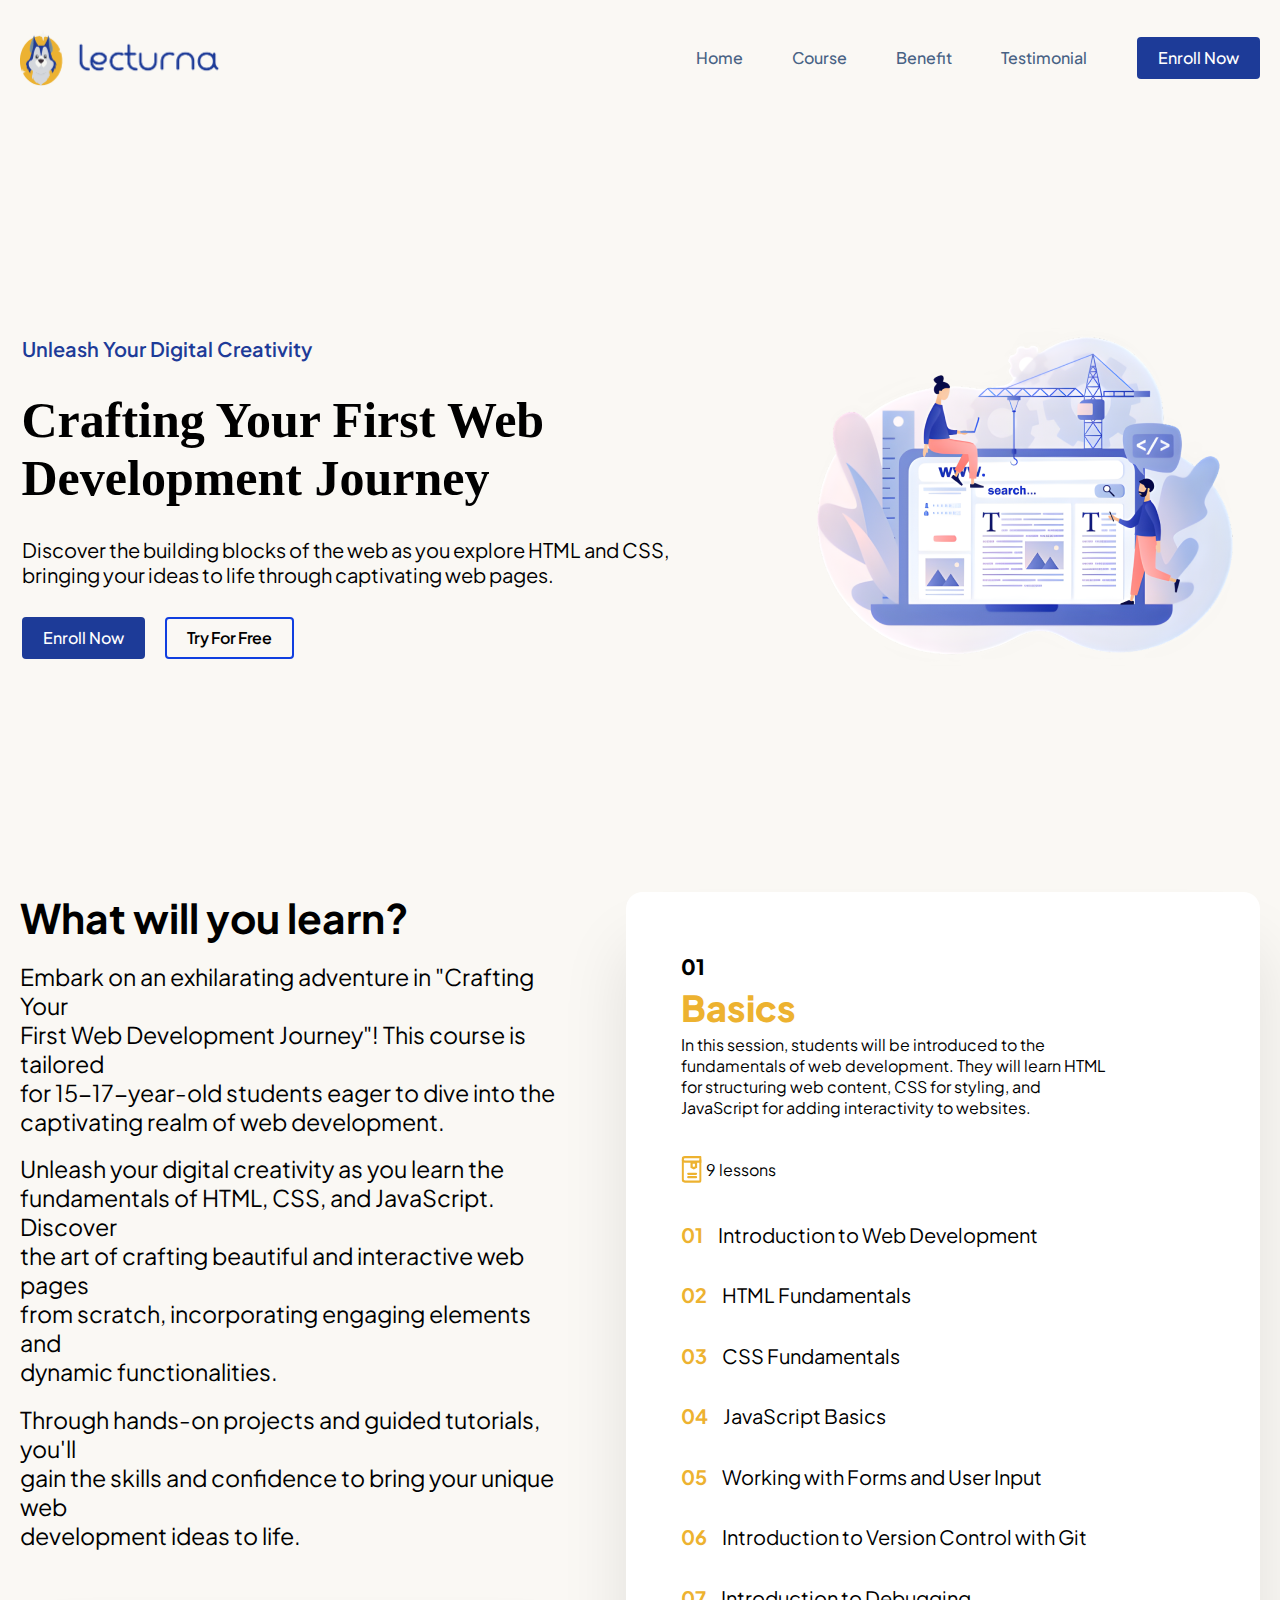
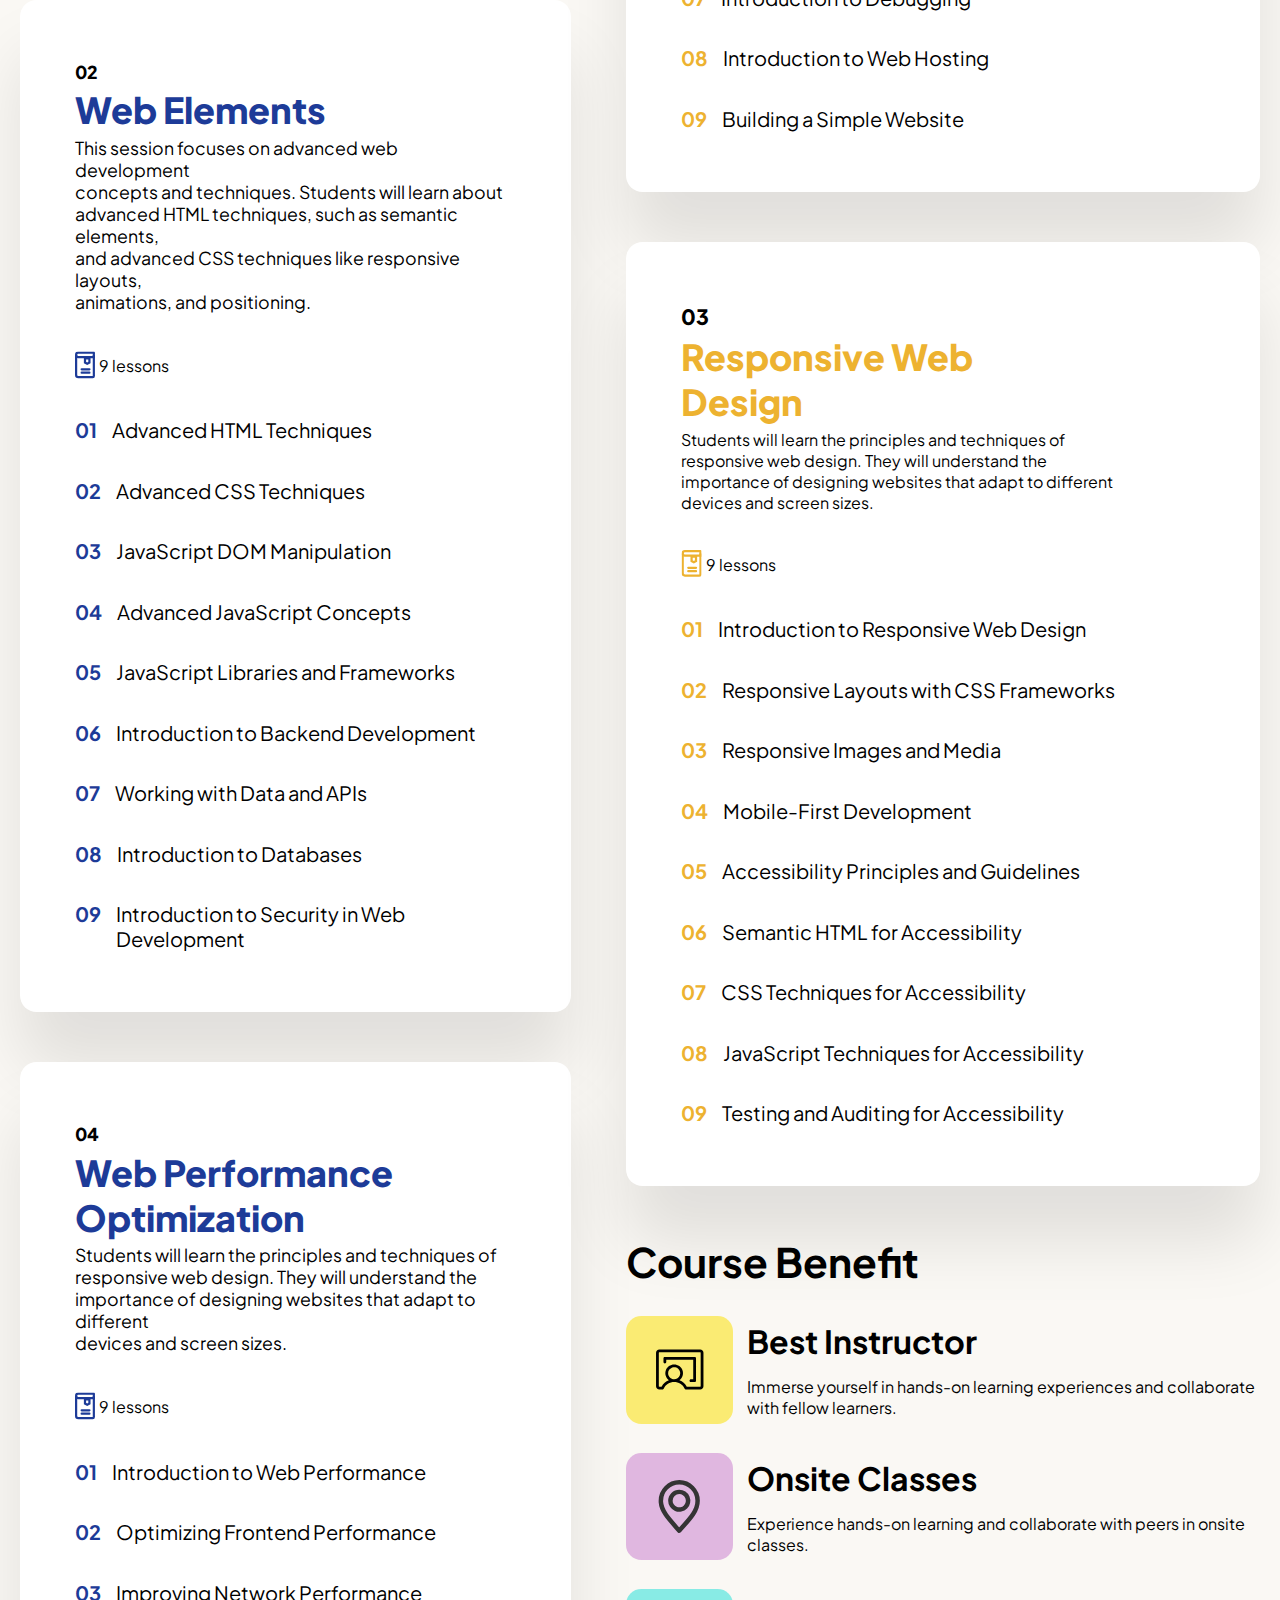
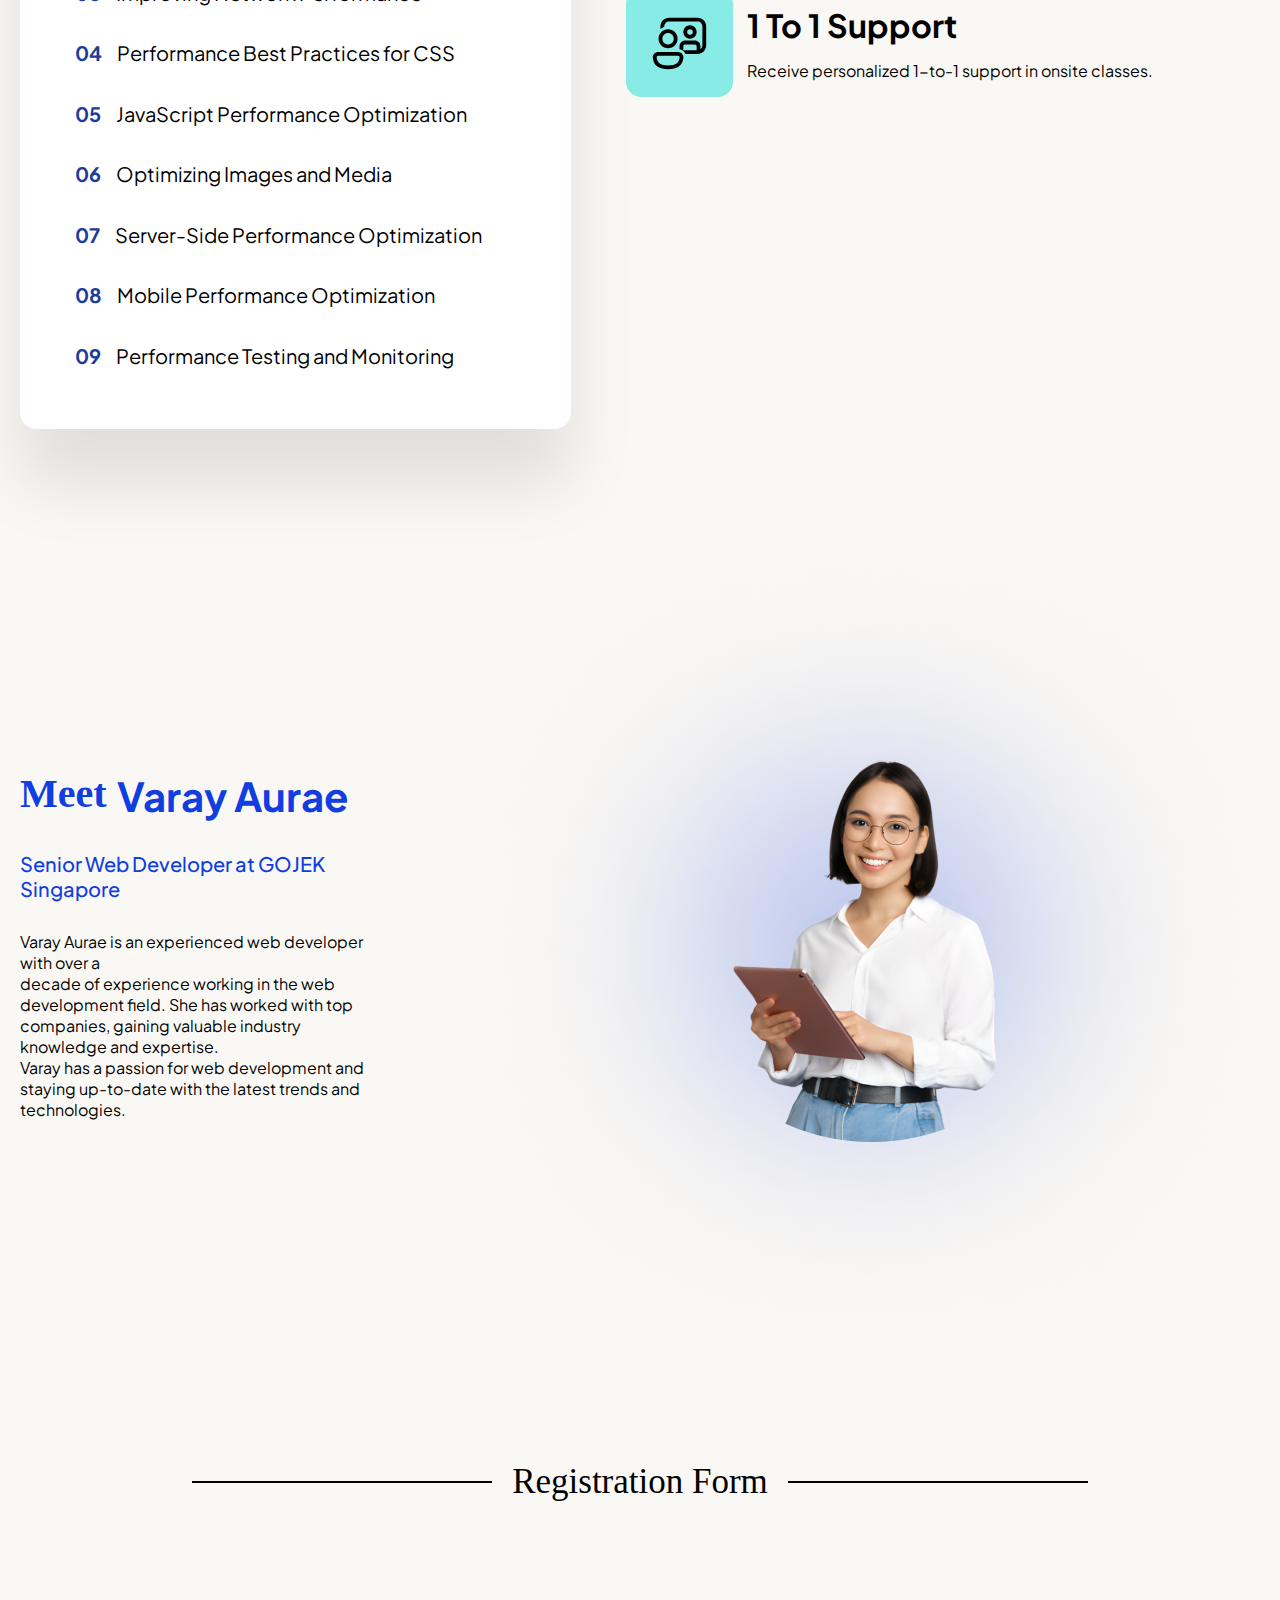
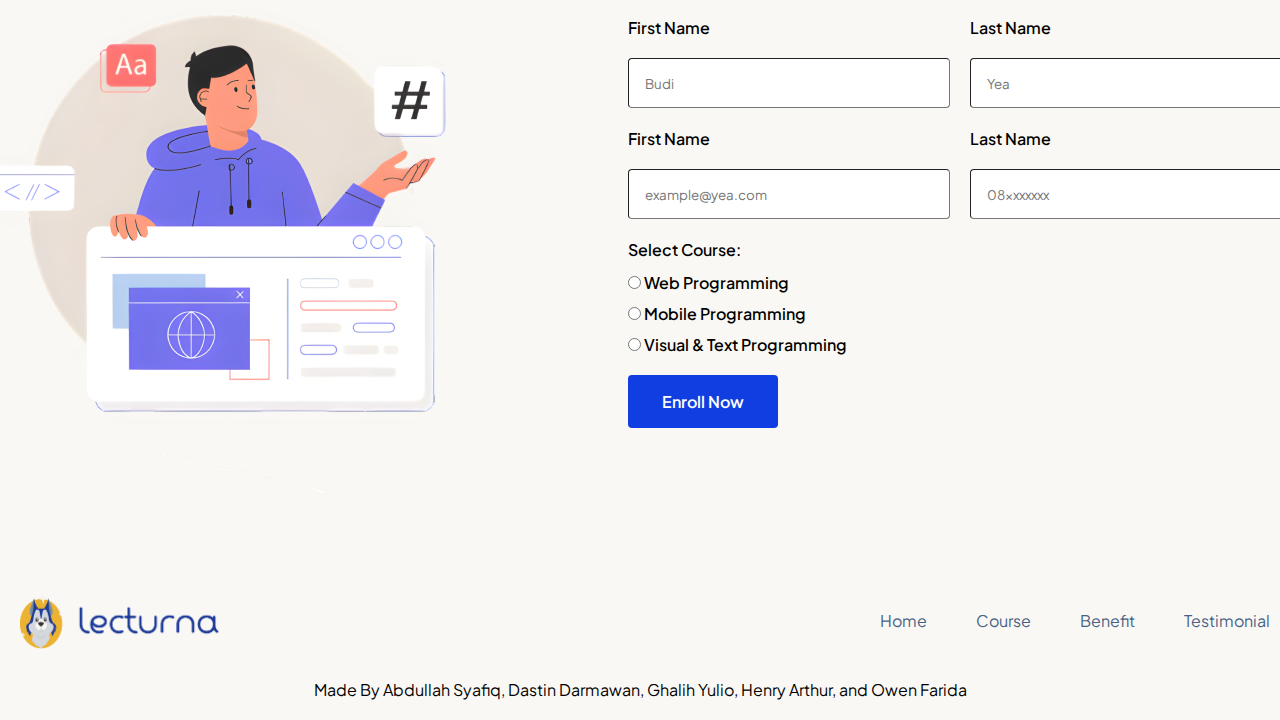
<file: course1_detail.html>
<!DOCTYPE html>
<html lang="en">
<head>
    <meta charset="UTF-8">
    <meta name="viewport" content="width=device-width, initial-scale=1.0">
    <link rel="stylesheet" href="assets/css/style2.css">
</head>
<body>
    <div class="main-container">
        <!-- Navigation -->
      <nav>
        <img src="assets/image/Logo.png" alt="" />
        <div class="full-nav-links">
          <div class="nav-link">
            <a href="./index.html">Home</a>
            <a href="#course-section">Course</a>
            <a href="#benefit-section">Benefit</a>
            <a href="#testimoni-section">Testimonial</a>
          </div>
          <div class="nav-button">
            <a href="#register-section" class="enroll-btn"> Enroll Now </a>
          </div>
        </div>
      </nav>

      <!-- Section 1 -->
      <section class="section-1">
        <div class="section1-content">
            <div class="left-content">
                <text class="opening"> Unleash Your Digital Creativity </text>
                <h1> Crafting Your First Web <br> Development Journey </h1>
                <text> Discover the building blocks of the web as you explore HTML and CSS, <br> bringing your ideas to life through captivating web pages. </text>
                <div class="button-main">
                    <a href="#register-section" class="enroll-btn"> Enroll Now </a>
                    <button class="free-btn">Try For Free</button>
                </div>
            </div>
            <img src="assets/image/web-dev-icon.png" alt="web development img">
        </div>
      </section>

      <!-- Section 2 -->
      <section class="section-2">
        <!-- row -->
        <div class="section2-content">
            <div class="section2-left">
                <div class="learn">
                    <h1> What will you learn? </h1>
                    <text>
                        Embark on an exhilarating adventure in "Crafting Your <br>
                        First Web Development Journey"! This course is tailored <br>
                        for 15-17-year-old students eager to dive into the <br>
                        captivating realm of web development.
                    </text>
                    <text>
                        Unleash your digital creativity as you learn the <br>
                        fundamentals of HTML, CSS, and JavaScript. Discover <br>
                        the art of crafting beautiful and interactive web pages <br>
                        from scratch, incorporating engaging elements and <br>
                        dynamic functionalities.
                    </text>
                    <text>
                        Through hands-on projects and guided tutorials, you'll  <br>
                        gain the skills and confidence to bring your unique web <br>
                        development ideas to life.
                    </text>
                </div>
    
                <div class="box-content">
                    <div class="box-opening">
                        <text class="number"> 02 </text>
                        <h1> Web Elements </h1>
                        <text>
                            This session focuses on advanced web development <br>
                            concepts and techniques. Students will learn about <br>
                            advanced HTML techniques, such as semantic elements, <br>
                            and advanced CSS techniques like responsive layouts, <br>
                            animations, and positioning.
                        </text>
                    </div>

                    <div class="lessons">
                        <img src="assets/image/lesson1.svg" alt="img">
                        <text> 9 lessons </text>
                    </div>

                    <div class="content-list">
                        <div class="list1">
                            <text class="list-number"> 01 </text>
                            <text class="list-name"> Advanced HTML Techniques </text>
                        </div>
                        <div class="list1">
                            <text class="list-number"> 02 </text>
                            <text class="list-name"> Advanced CSS Techniques </text>
                        </div>
                        <div class="list1">
                            <text class="list-number"> 03 </text>
                            <text class="list-name"> JavaScript DOM Manipulation </text>
                        </div>
                        <div class="list1">
                            <text class="list-number"> 04 </text>
                            <text class="list-name"> Advanced JavaScript Concepts </text>
                        </div>
                        <div class="list1">
                            <text class="list-number"> 05 </text>
                            <text class="list-name"> JavaScript Libraries and Frameworks </text>
                        </div>
                        <div class="list1">
                            <text class="list-number"> 06 </text>
                            <text class="list-name"> Introduction to Backend Development </text>
                        </div>
                        <div class="list1">
                            <text class="list-number"> 07 </text>
                            <text class="list-name"> Working with Data and APIs </text>
                        </div>
                        <div class="list1">
                            <text class="list-number"> 08 </text>
                            <text class="list-name"> Introduction to Databases </text>
                        </div>
                        <div class="list1">
                            <text class="list-number"> 09 </text>
                            <text class="list-name"> Introduction to Security in Web Development </text>
                        </div>
                    </div>
                </div>

                <div class="box-content">
                    <div class="box-opening">
                        <text class="number"> 04 </text>
                        <h1> Web Performance <br> Optimization </h1>
                        <text>
                            Students will learn the principles and techniques of <br>
                            responsive web design. They will understand the <br>
                            importance of designing websites that adapt to different <br>
                            devices and screen sizes.
                        </text>
                    </div>

                    <div class="lessons">
                        <img src="assets/image/lesson1.svg" alt="img">
                        <text> 9 lessons </text>
                    </div>

                    <div class="content-list">
                        <div class="list1">
                            <text class="list-number"> 01 </text>
                            <text class="list-name"> Introduction to Web Performance </text>
                        </div>
                        <div class="list1">
                            <text class="list-number"> 02 </text>
                            <text class="list-name"> Optimizing Frontend Performance </text>
                        </div>
                        <div class="list1">
                            <text class="list-number"> 03 </text>
                            <text class="list-name"> Improving Network Performance </text>
                        </div>
                        <div class="list1">
                            <text class="list-number"> 04 </text>
                            <text class="list-name"> Performance Best Practices for CSS </text>
                        </div>
                        <div class="list1">
                            <text class="list-number"> 05 </text>
                            <text class="list-name"> JavaScript Performance Optimization </text>
                        </div>
                        <div class="list1">
                            <text class="list-number"> 06 </text>
                            <text class="list-name"> Optimizing Images and Media </text>
                        </div>
                        <div class="list1">
                            <text class="list-number"> 07 </text>
                            <text class="list-name"> Server-Side Performance Optimization </text>
                        </div>
                        <div class="list1">
                            <text class="list-number"> 08 </text>
                            <text class="list-name"> Mobile Performance Optimization </text>
                        </div>
                        <div class="list1">
                            <text class="list-number"> 09 </text>
                            <text class="list-name"> Performance Testing and Monitoring </text>
                        </div>
                    </div>
                </div>
            </div>

            <div class="section2-right">
                <div class="box-content">
                    <div class="box-opening2">
                        <text class="number"> 01 </text>
                        <h1> Basics </h1>
                        <text>
                            In this session, students will be introduced to the <br>
                            fundamentals of web development. They will learn HTML <br>
                            for structuring web content, CSS for styling, and <br>
                            JavaScript for adding interactivity to websites.
                        </text>
                    </div>

                    <div class="lessons">
                        <img src="assets/image/lesson2.svg" alt="img">
                        <text> 9 lessons </text>
                    </div>

                    <div class="content-list">
                        <div class="list1">
                            <text class="list-number2"> 01 </text>
                            <text class="list-name"> Introduction to Web Development </text>
                        </div>
                        <div class="list1">
                            <text class="list-number2"> 02 </text>
                            <text class="list-name"> HTML Fundamentals </text>
                        </div>
                        <div class="list1">
                            <text class="list-number2"> 03 </text>
                            <text class="list-name"> CSS Fundamentals </text>
                        </div>
                        <div class="list1">
                            <text class="list-number2"> 04 </text>
                            <text class="list-name"> JavaScript Basics </text>
                        </div>
                        <div class="list1">
                            <text class="list-number2"> 05 </text>
                            <text class="list-name"> Working with Forms and User Input </text>
                        </div>
                        <div class="list1">
                            <text class="list-number2"> 06 </text>
                            <text class="list-name"> Introduction to Version Control with Git </text>
                        </div>
                        <div class="list1">
                            <text class="list-number2"> 07 </text>
                            <text class="list-name"> Introduction to Debugging </text>
                        </div>
                        <div class="list1">
                            <text class="list-number2"> 08 </text>
                            <text class="list-name"> Introduction to Web Hosting </text>
                        </div>
                        <div class="list1">
                            <text class="list-number2"> 09 </text>
                            <text class="list-name"> Building a Simple Website </text>
                        </div>
                    </div>
                </div>

                <div class="box-content">
                    <div class="box-opening2">
                        <text class="number"> 03 </text>
                        <h1> Responsive Web <br> Design </h1>
                        <text>
                            Students will learn the principles and techniques of <br>
                            responsive web design. They will understand the <br>
                            importance of designing websites that adapt to different <br> devices and screen sizes.
                        </text>
                    </div>

                    <div class="lessons">
                        <img src="assets/image/lesson2.svg" alt="img">
                        <text> 9 lessons </text>
                    </div>

                    <div class="content-list">
                        <div class="list1">
                            <text class="list-number2"> 01 </text>
                            <text class="list-name"> Introduction to Responsive Web Design </text>
                        </div>
                        <div class="list1">
                            <text class="list-number2"> 02 </text>
                            <text class="list-name"> Responsive Layouts with CSS Frameworks </text>
                        </div>
                        <div class="list1">
                            <text class="list-number2"> 03 </text>
                            <text class="list-name"> Responsive Images and Media </text>
                        </div>
                        <div class="list1">
                            <text class="list-number2"> 04 </text>
                            <text class="list-name"> Mobile-First Development </text>
                        </div>
                        <div class="list1">
                            <text class="list-number2"> 05 </text>
                            <text class="list-name"> Accessibility Principles and Guidelines </text>
                        </div>
                        <div class="list1">
                            <text class="list-number2"> 06 </text>
                            <text class="list-name"> Semantic HTML for Accessibility </text>
                        </div>
                        <div class="list1">
                            <text class="list-number2"> 07 </text>
                            <text class="list-name"> CSS Techniques for Accessibility </text>
                        </div>
                        <div class="list1">
                            <text class="list-number2"> 08 </text>
                            <text class="list-name"> JavaScript Techniques for Accessibility </text>
                        </div>
                        <div class="list1">
                            <text class="list-number2"> 09 </text>
                            <text class="list-name"> Testing and Auditing for Accessibility </text>
                        </div>
                    </div>
                </div>

                <div class="benefit">
                    <h1 class="benefit-title"> Course Benefit </h1>
                    <div class="row">
                        <img src="./assets/image/teacher.svg" class="icon">
                        <div class="benefit-text">
                            <h1> Best Instructor </h1>
                            <text>
                                Immerse yourself in hands-on learning experiences and
                                collaborate <br> with fellow learners.
                            </text>
                        </div>
                    </div>

                    <div class="row">
                        <img src="./assets/image/onsite.svg" class="icon2">
                        <div class="benefit-text">
                            <h1> Onsite Classes </h1>
                            <text>
                                Experience hands-on learning and collaborate with peers in onsite classes.
                            </text>
                        </div>
                    </div>

                    <div class="row">
                        <img src="./assets/image/support.svg" class="icon3">
                        <div class="benefit-text">
                            <h1> 1 To 1 Support </h1>
                            <text>
                                Receive personalized 1-to-1 support in onsite classes.
                            </text>
                        </div>
                    </div>
                </div>
            </div>
        </div>
      </section>

      <!-- Section 3 -->
      <section class="section-3">
        <div class="left-content2">
            <div class="title">
                <h1 class="title1"> Meet </h1>
                <h1 class="title2"> Varay Aurae</h1>
            </div>
            <text> Senior Web Developer at GOJEK Singapore </text>
            <p>
                Varay Aurae is an experienced web developer with over a <br>
                decade of experience working in the web development field. She has worked with top companies, gaining valuable industry knowledge and expertise. <br>

                Varay has a passion for web development and staying up-to-date with the latest trends and technologies.
            </p>
        </div>

        <img src="assets/image/varay.png" alt="person">
      </section>

      <!-- Section 4 -->
      <section class="section-5" id="register-section">
        <div class="section5-title">
          <div class="line1"></div>
          <h1> Registration Form </h1>
          <div class="line2"></div>
        </div>

        <div class="section5-content">
          <img src="assets/image/registration.png" alt="image">
          <form class="registration-form">
            <div class="form-group">
              <div class="row1-form">
                <div class="row1-group">
                  <label for="name"> First Name </label>
                  <input type="text" id="name" name="name" placeholder="Budi" required>
                </div>
                <div class="row1-group">
                  <label for="name"> Last Name </label>
                  <input type="text" id="name" name="name" placeholder="Yea" required>
                </div>
              </div>
            </div>

            <div class="form-group">
              <div class="row1-form">
                <div class="row1-group">
                  <label for="name"> First Name </label>
                  <input type="email" id="email" name="email" placeholder="example@yea.com">
                </div>
                <div class="row1-group">
                  <label for="name"> Last Name </label>
                  <input type="tel" id="phone" name="phone" placeholder="08xxxxxxx" required>
                </div>
              </div>
            </div>
            
            <div class="form-group">
              <label for="course"> Select Course:</label>
              <div class="course-options">
                <label>
                  <input type="radio" name="course" value="course1" required> Web Programming
                </label>
                <label>
                  <input type="radio" name="course" value="course2" required> Mobile Programming
                </label>
                <label>
                  <input type="radio" name="course" value="course3" required> Visual & Text Programming
                </label>
              </div>
            </div>
            
            <div class="form-group" id="jadwal-container">
              <label for="jadwal" class="schedule"> Select Your Schedule:</label>
              <select id="jadwal" name="jadwal" required disabled>
              </select>
            </div>
            
            <button type="submit" class="submitBtn"> Enroll Now </button>
          </form>
        </div>
      </section>

      <!-- Section 6 -->
      <section class="section-6">
        <div class="top-content">
          <img src="assets/image/Logo.png" alt="" />
          <div class="nav-link">
            <a href="" class="active">Home</a>
            <a href="">Course</a>
            <a href="">Benefit</a>
            <a href="">Testimonial</a>
          </div>
        </div>
        <text> Made By Abdullah Syafiq, Dastin Darmawan, Ghalih Yulio, Henry Arthur, and Owen Farida </text>
      </section>

    </div>
</body>
</html>
</file>
<file: assets/css/style2.css>
@import url("https://fonts.googleapis.com/css2?family=Plus+Jakarta+Sans:ital,wght@0,200;0,300;0,400;0,500;0,600;0,700;0,800;1,200;1,300;1,400;1,500;1,600;1,700;1,800&display=swap");

* {
  font-family: "Plus Jakarta Sans", sans-serif;
  margin: 0;
  padding: 0;
}

html {
  scroll-behavior: smooth;
}

body {
  margin: 0;
  padding: 0;
  background-color: #faf8f4;
  display: flex;
  justify-content: center;
}

.main-container {
  /* background-color: red; */
  width: 1240px;
  display: flex;
  flex-direction: column;
  /* gap: 100px; */
}

nav {
  margin-top: 30px;
  display: flex;
  align-items: center;
  justify-content: space-between;
}

nav img {
  width: 200.25px;
  height: 56.4px;
  cursor: pointer;
}

.nav-link {
  display: flex;
  flex-direction: row;
  align-items: flex-start;
  padding: 0px;
  gap: 49px;
}

.nav-link a {
  text-decoration: none;
  color: #486284;
}

.enroll-btn {
  background-color: #1d3b98;
  display: flex;
  flex-direction: row;
  align-items: flex-start;
  padding: 9px 21px;
  gap: 10px;
  border-radius: 4px;
  border-color: transparent;
  color: white;
  font-family: "Plus Jakarta Sans";
  font-style: normal;
  font-weight: 500;
  font-size: 16px;
  line-height: 150%;
  text-decoration: none;
}

.full-nav-links {
  display: flex;
  flex-direction: row;
  align-items: center;
  padding: 0px;
  gap: 50px;
}

nav a {
  color: 486284;
  font-family: "Plus Jakarta Sans";
  font-style: normal;
  font-weight: 500;
  font-size: 16px;
  line-height: 150%;
}

nav a:hover {
  color: #1a202c;
}

.enroll-btn:hover {
  background: #edb230;
  color: black;
}

/* Section 1 */
.section-1 {
    margin-top: 177px;
}

.section1-content {
    display: flex;
    align-items: center;
    justify-content: center;
    gap: 122px;
}

.left-content {
    display: flex;
    flex-direction: column;
    gap: 30px;
}

.opening {
    color: #1D3B98;
    font-weight: 600;
}

.left-content text {
    font-size: 20px;
}

.left-content h1 {
    font-family: Fabada;
    font-size: 50px;
}

.button-main {
    display: flex;
    gap: 20px;
}
  
.free-btn {
    background-color: transparent;
    display: flex;
    flex-direction: row;
    justify-content: center;
    align-items: center;
    padding: 0px 20px;
    gap: 8px;
  
    border: 2px solid #103ee0;
    border-radius: 4px;
  
    font-family: Plus Jakarta Sans;
    font-size: 16px;
    font-weight: 600;
    line-height: 24px;
    letter-spacing: -0.02em;
    text-align: center;
  }
  
.free-btn:hover {
    background-color: #edb230;
    border: 2px solid #edb230;
}

/* Section 2 */
.section-2 {
    margin-top: 161px;
}

.section2-content {
    display: flex;
    gap: 55px;
}

.section2-left {
    display: flex;
    flex-direction: column;
    gap: 50px;
}

.learn {
    display: flex;
    flex-direction: column;
    gap: 18.55px;
}

.learn h1 {
    font-size: 40.58px;
}

.learn text {
    font-size: 23.19px;
}

.box-content {
    display: flex;
    padding: 61px 55px;
    flex-direction: column;
    align-items: flex-start;
    gap: 37.724px;
    border-radius: 16.643px;
    background: #FFF;
    box-shadow: 0px 55.476863861083984px 66.57223510742188px 0px rgba(0, 0, 0, 0.10);
}

.box-opening {
    display: flex;
    flex-direction: column;
    align-items: flex-start;
    gap: 4.438px;
}

.number {
    font-size: 21.08px;
    font-weight: 800;
}

.box-opening h1 {
    color: #1D3B98;
    font-size: 35.95px;
    font-weight: 800;
}

.box-opening text {
    font-size: 17.75px;
}

.lessons {
    display: flex;
    align-items: center;
    gap: 4px;
}

.lesson1 text {
    font-size: 17.75px;
    color: #1D3B98;
    font-weight: 500;
}

.content-list {
    display: flex;
    flex-direction: column;
    gap: 35.51px;
}

.list1 {
    display: flex;
    gap: 15px;
}

.list-number {
    font-size: 19.97px;
    color: #1D3B98;
    font-weight: 700;
}

.list-name {
    font-size: 19.972px;
}

.section2-right {
    display: flex;
    flex-direction: column;
    gap: 50px;
}

.box-opening2 {
    display: flex;
    flex-direction: column;
    align-items: flex-start;
    gap: 4.438px;
}

.box-opening2 h1 {
    color: #EDB230;
    font-size: 35.95px;
    font-weight: 800;
}

.list-number2 {
    font-size: 19.97px;
    color: #EDB230;
    font-weight: 700;
}

.benefit {
    display: flex;
    flex-direction: column;
    gap: 29px;
}

.benefit-title {
    font-size: 40.578px;
}

.benefit-text {
    display: flex;
    flex-direction: column;
    gap: 15.36px;
}

.row {
    display: flex;
    align-items: center;
    gap: 13.83px;
}

.icon {
    width: 61.448px;
    height: 61.448px;
    display: flex;
    padding: 23.043px;
    align-items: flex-start;
    gap: 15.362px;
    border-radius: 15.362px;
    background: #FAEB73;
}

.icon2 {
    width: 61.448px;
    height: 61.448px;
    display: flex;
    padding: 23.043px;
    align-items: flex-start;
    gap: 15.362px;
    border-radius: 15.362px;
    background: #E0B7E0;
}

.icon3 {
    width: 61.448px;
    height: 61.448px;
    display: flex;
    padding: 23.043px;
    align-items: flex-start;
    gap: 15.362px;
    border-radius: 15.362px;
    background: #88EBE5;
}

.section-3 {
    margin-top: 100px;
    display: inline-flex;
    align-items: center;
    gap: 73px;
}

.left-content2 {
    display: flex;
    flex-direction: column;
    align-items: flex-start;
    gap: 30px;
}

.title {
    display: flex;
    color: var(--blue-lecturna, #103EE0);
    font-size: 40px;
    font-family: Plus Jakarta Sans;
    font-weight: 700;
    gap: 10px;
}

.title1 {
    color: var(--blue-lecturna, #103EE0);
    font-size: 40px;
    font-family: Fabada;
}

.title2 {
    color: var(--blue-lecturna, #103EE0);
    font-size: 40px;
    font-family: Plus Jakarta Sans;
    font-weight: 700;
}

.left-content2 text {
    color: var(--blue-lecturna, #103EE0);
    font-size: 20px;
    font-family: Plus Jakarta Sans;
    font-weight: 500;
}

/* Section 5 */
.section-5 {
    margin-top: 100px;
    display: flex;
    flex-direction: column;
    gap: 50px;
  }
  
  .section5-title {
    display: flex;
    justify-content: center;
    align-items: center;
    gap: 20px;
  }
  
  .section5-content {
    display: flex;
    align-items: center;
    justify-content: center;
    gap: 100px;
  }
  
  .section5-title h1 {
    font-family: Fabada;
    font-size: 35px;
    font-weight: 400;
    line-height: 42px;
    letter-spacing: 0em;
  }
  
  .line1 {
    width: 300px;
    height: 2px;
    background-color: black;
  }
  
  .line2 {
    width: 300px;
    height: 2px;
    background-color: black;
  }
  
  .registration-form {
    display: flex;
    flex-direction: column;
    gap: 20px;
    font-weight: 550;
    font-size: 16px;
  }
  
  .form-group label {
    display: block;
  }
  
  .row1-form {
    display: flex;
    gap: 20px;
  }
  
  .row1-group {
    display: flex;
    flex-direction: column;
    gap: 20px;
  }
  
  .row1-form input {
    width: 304px;
    height: 48px;
    padding-left: 16px;
    border-radius: 4px;
    border-width: 1px;
  }
  
  .course-options {
    padding-top: 12px;
    display: flex;
    flex-direction: column;
    gap: 10px;
  }
  
  #jadwal-container {
    display: none;
  }
  
  #jadwal-container label {
    display: block;
  }
  
  #jadwal-container select {
    width: 174px;
    height: 48px;
  }
  
  .schedule {
    padding-bottom: 20px;
  }
  
  .submitBtn {
    width: 150px;
    height: 53px;
    background-color: #103EE0;
    text-decoration: none;
    color: white;
    border-radius: 4px;
    border-color: transparent;
    cursor: pointer;
    font-size: 16px;
    font-weight: 600;
    font-family: Plus Jakarta Sans;
  }

/* Section 6 */
.section-6 {
    margin-top: 100px;
    margin-bottom: 20px;
    display: flex;
    flex-direction: column;
    gap: 30px;
  }
  
  .section-6 img {
    width: 200px;
  }
  
  .top-content {
    display: flex;
    align-items: center;
    gap: 660px;
  }
  
  .top-content h1 {
    color: #9C9C9C;
    font-size: 40px;
  }
  
  .section-6 text {
    text-align: center;
  }
</file>
